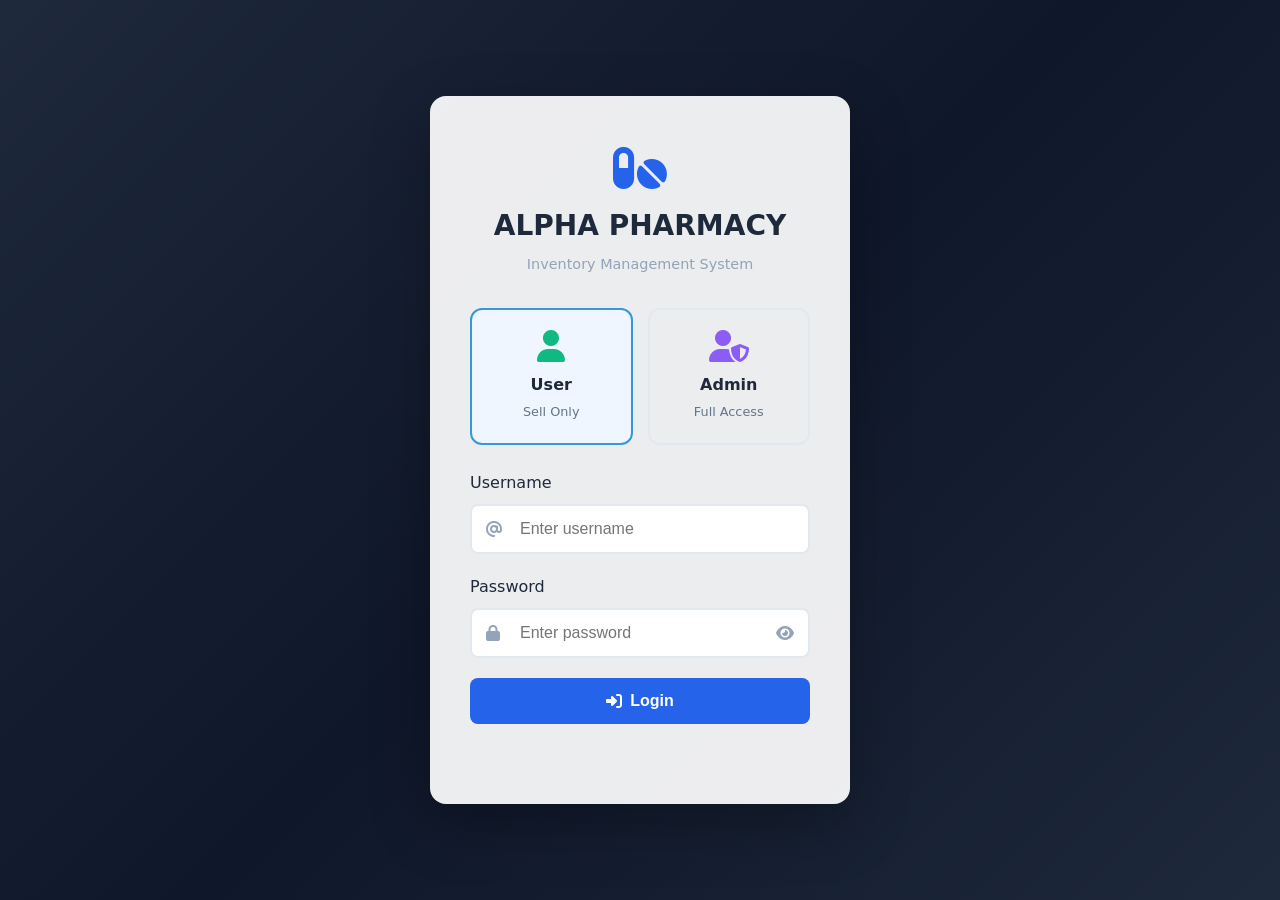
<file: login.html>
<!DOCTYPE html>
<html lang="en">
<head>
    <meta charset="UTF-8">
    <meta name="viewport" content="width=device-width, initial-scale=1.0">
    <title>Login - MediCare Pharmacy</title>
    <link rel="stylesheet" href="https://cdnjs.cloudflare.com/ajax/libs/font-awesome/6.5.1/css/all.min.css" />
    <link rel="stylesheet" href="style.css" />
    <style>
        body {
            background: linear-gradient(-45deg, #1e3a8a, #1e40af, #3730a3, #4338ca);
            background-size: 400% 400%;
            animation: loginGradient 15s ease infinite;
        }
        
        @keyframes loginGradient {
            0% { background-position: 0% 50%; }
            50% { background-position: 100% 50%; }
            100% { background-position: 0% 50%; }
        }
        
        body::before {
            content: '';
            position: fixed;
            top: 0;
            left: 0;
            width: 100%;
            height: 100%;
            background: rgba(15, 23, 42, 0.5);
            z-index: -1;
        }
        
        .login-container {
            background: rgba(255, 255, 255, 0.92);
            box-shadow: 0 20px 60px rgba(0,0,0,0.3);
        }
        
        .role-selection {
            display: grid;
            grid-template-columns: 1fr 1fr;
            gap: 15px;
            margin-bottom: 25px;
        }
        .role-card {
            padding: 20px;
            border: 2px solid #e2e8f0;
            border-radius: 12px;
            text-align: center;
            cursor: pointer;
            transition: all 0.3s;
        }
        .role-card:hover {
            border-color: #3498db;
            background: #f8fafc;
        }
        .role-card.selected {
            border-color: #3498db;
            background: #eff6ff;
        }
        .role-card i {
            font-size: 2rem;
            margin-bottom: 10px;
            display: block;
        }
        .role-card.user-card i { color: #10b981; }
        .role-card.admin-card i { color: #8b5cf6; }
        .role-card span {
            display: block;
            font-weight: 600;
            color: #1e293b;
        }
        .role-card small {
            color: #64748b;
            font-size: 0.8rem;
        }
        .user-role { color: #10b981; }
        .admin-role { color: #8b5cf6; }
    </style>
</head>
<body>
    <div class="login-page">
        <div class="login-container">
            <div class="login-header">
                <i class="fa-solid fa-pills"></i>
                <h1>ALPHA PHARMACY</h1>
                <p>Inventory Management System</p>
            </div>

            <div class="role-selection">
                <div class="role-card user-card" onclick="selectRole('user')">
                    <i class="fa-solid fa-user"></i>
                    <span>User</span>
                    <small>Sell Only</small>
                </div>
                <div class="role-card admin-card" onclick="selectRole('admin')">
                    <i class="fa-solid fa-user-shield"></i>
                    <span>Admin</span>
                    <small>Full Access</small>
                </div>
            </div>

            <form id="loginForm" class="login-form">
                <div class="form-group">
                    <label>Username</label>
                    <div class="input-group">
                        <i class="fa-solid fa-at"></i>
                        <input type="text" id="username" placeholder="Enter username" required />
                    </div>
                </div>
                <div class="form-group">
                    <label>Password</label>
                    <div class="input-group">
                        <i class="fa-solid fa-lock"></i>
                        <input type="password" id="password" placeholder="Enter password" required />
                        <i class="fa-solid fa-eye toggle-password" onclick="togglePassword()"></i>
                    </div>
                </div>
                <button type="submit" class="btn-login">
                    <i class="fa-solid fa-sign-in-alt"></i> Login
                </button>
                <p id="loginError" class="error-message"></p>
            </form>
            </p>
        </div>
    </div>

    <script>
        // Clear any existing session when arriving at login page
        if (window.location.href.includes('login.html')) {
            localStorage.removeItem('isLoggedIn');
            localStorage.removeItem('role');
        }
        
        let selectedRole = 'user';
        
        function selectRole(role) {
            selectedRole = role;
            document.querySelectorAll('.role-card').forEach(card => card.classList.remove('selected'));
            if (role === 'user') {
                document.querySelector('.user-card').classList.add('selected');
            } else {
                document.querySelector('.admin-card').classList.add('selected');
            }
        }

        function togglePassword() {
            const passwordInput = document.getElementById('password');
            const toggleIcon = document.querySelector('.toggle-password');
            if (passwordInput.type === 'password') {
                passwordInput.type = 'text';
                toggleIcon.classList.remove('fa-eye');
                toggleIcon.classList.add('fa-eye-slash');
            } else {
                passwordInput.type = 'password';
                toggleIcon.classList.remove('fa-eye-slash');
                toggleIcon.classList.add('fa-eye');
            }
        }

        selectRole('user');

        document.getElementById('loginForm').addEventListener('submit', function(e) {
            e.preventDefault();
            
            const username = document.getElementById('username').value;
            const password = document.getElementById('password').value;
            const errorMessage = document.getElementById('loginError');

            const validUsers = {
                '@user001': 'user254',
                '@admin2047': 'dave247'
            };

            if (validUsers[username] && validUsers[username] === password) {
                const isAdmin = username === '@admin2047';
                localStorage.setItem('role', isAdmin ? 'admin' : 'user');
                localStorage.setItem('isLoggedIn', 'true');
                localStorage.setItem('username', username);
                
                // Small delay to ensure localStorage is saved
                setTimeout(function() {
                    window.location.href = 'index.html?t=' + new Date().getTime();
                }, 100);
            } else {
                errorMessage.textContent = 'Invalid username or password';
                setTimeout(() => { errorMessage.textContent = ''; }, 3000);
            }
        });
    </script>
</body>
</html>
</file>
<file: style.css>
/* ===== Login Page ===== */
.login-page {
  min-height: 100vh;
  display: flex;
  align-items: center;
  justify-content: center;
  background: linear-gradient(135deg, #1e293b 0%, #0f172a 50%, #1e293b 100%);
  padding: 20px;
}

.login-container {
  background: var(--white);
  border-radius: 16px;
  padding: 48px 40px;
  width: 100%;
  max-width: 420px;
  box-shadow: 0 25px 50px -12px rgba(0,0,0,0.25);
  animation: slideUp 0.4s ease;
}

@keyframes slideUp {
  from { opacity: 0; transform: translateY(30px); }
  to { opacity: 1; transform: translateY(0); }
}

.login-header {
  text-align: center;
  margin-bottom: 32px;
}

.login-header i {
  font-size: 3rem;
  color: var(--primary);
  margin-bottom: 12px;
  display: block;
}

.login-header h1 {
  font-size: 1.75rem;
  font-weight: 700;
  color: var(--dark);
  margin-bottom: 4px;
}

.login-header p {
  color: var(--gray-400);
  font-size: 0.9rem;
}

.login-form .form-group {
  margin-bottom: 20px;
}

.login-form .form-group label {
  display: block;
  font-weight: 500;
  margin-bottom: 8px;
  color: var(--dark);
}

.input-group {
  position: relative;
}

.input-group i {
  position: absolute;
  left: 16px;
  top: 50%;
  transform: translateY(-50%);
  color: var(--gray-400);
  font-size: 1rem;
}

.input-group .toggle-password {
  position: absolute;
  right: 16px;
  left: auto;
  cursor: pointer;
  color: var(--gray-400);
}

.input-group .toggle-password:hover {
  color: var(--dark);
}

.input-group input {
  width: 100%;
  padding: 14px 48px;
  border: 2px solid var(--gray-200);
  border-radius: var(--radius);
  font-size: 1rem;
  transition: var(--transition);
}

.input-group input:focus {
  outline: none;
  border-color: var(--primary);
  box-shadow: 0 0 0 4px rgba(37, 99, 235, 0.1);
}

.btn-login {
  width: 100%;
  padding: 14px;
  background: var(--primary);
  color: var(--white);
  border: none;
  border-radius: var(--radius);
  font-size: 1rem;
  font-weight: 600;
  cursor: pointer;
  transition: var(--transition);
  display: flex;
  align-items: center;
  justify-content: center;
  gap: 8px;
}

.btn-login:hover {
  background: var(--primary-dark);
  transform: translateY(-2px);
}

.error-message {
  color: var(--danger);
  text-align: center;
  margin-top: 12px;
  font-size: 0.875rem;
  min-height: 20px;
}

/* ===== CSS Variables ===== */
:root {
  --primary: #2563eb;
  --primary-dark: #1d4ed8;
  --secondary: #64748b;
  --success: #10b981;
  --warning: #f59e0b;
  --danger: #ef4444;
  --dark: #1e293b;
  --light: #f8fafc;
  --white: #ffffff;
  --gray-100: #f1f5f9;
  --gray-200: #e2e8f0;
  --gray-300: #cbd5e1;
  --gray-400: #94a3b8;
  --shadow: 0 1px 3px rgba(0,0,0,0.1), 0 1px 2px rgba(0,0,0,0.06);
  --shadow-lg: 0 10px 15px -3px rgba(0,0,0,0.1), 0 4px 6px -2px rgba(0,0,0,0.05);
  --radius: 8px;
  --radius-lg: 12px;
  --transition: all 0.2s ease;
}

/* ===== Reset & Base ===== */
* {
  margin: 0;
  padding: 0;
  box-sizing: border-box;
}

body {
  font-family: 'Segoe UI', system-ui, -apple-system, sans-serif;
  background-color: var(--gray-100);
  color: var(--dark);
  line-height: 1.6;
}

/* Admin page background */
body.admin-page {
  background: linear-gradient(-45deg, #1e3a8a, #1e40af, #3730a3, #4338ca);
  background-size: 400% 400%;
  animation: adminGradient 15s ease infinite;
}

@keyframes adminGradient {
  0% { background-position: 0% 50%; }
  50% { background-position: 100% 50%; }
  100% { background-position: 0% 50%; }
}

/* User page background */
body.user-page {
  background: linear-gradient(-45deg, #047857, #059669, #0d9488, #14b8a6);
  background-size: 400% 400%;
  animation: userGradient 15s ease infinite;
}

@keyframes userGradient {
  0% { background-position: 0% 50%; }
  50% { background-position: 100% 50%; }
  100% { background-position: 0% 50%; }
}

body::before {
  content: '';
  position: fixed;
  top: 0;
  left: 0;
  width: 100%;
  height: 100%;
  background: rgba(255, 255, 255, 0.85);
  z-index: -1;
}

/* ===== App Container ===== */
.app-container {
  display: flex;
  min-height: 100vh;
}

/* ===== Sidebar ===== */
.sidebar {
  width: 260px;
  background: linear-gradient(180deg, var(--dark) 0%, #0f172a 100%);
  color: var(--white);
  display: flex;
  flex-direction: column;
  position: fixed;
  height: 100vh;
  z-index: 100;
}

.logo {
  padding: 24px;
  display: flex;
  align-items: center;
  gap: 12px;
  font-size: 1.5rem;
  font-weight: 700;
  border-bottom: 1px solid rgba(255,255,255,0.1);
}

.logo i {
  color: var(--primary);
  font-size: 1.8rem;
}

.nav-menu {
  flex: 1;
  padding: 20px 12px;
  display: flex;
  flex-direction: column;
  gap: 4px;
}

.nav-item {
  display: flex;
  align-items: center;
  gap: 12px;
  padding: 14px 16px;
  color: var(--gray-400);
  text-decoration: none;
  border-radius: var(--radius);
  transition: var(--transition);
  font-weight: 500;
}

.nav-item i {
  width: 20px;
  text-align: center;
}

.nav-item:hover {
  background: rgba(255,255,255,0.05);
  color: var(--white);
}

.nav-item.active {
  background: var(--primary);
  color: var(--white);
}

.sidebar-footer {
  padding: 20px;
  border-top: 1px solid rgba(255,255,255,0.1);
}

.user-info {
  display: flex;
  align-items: center;
  gap: 10px;
  color: var(--gray-400);
  font-size: 0.9rem;
  margin-bottom: 12px;
}

.user-info i {
  font-size: 1.5rem;
}

.logout-btn {
  width: 100%;
  display: flex;
  align-items: center;
  justify-content: center;
  gap: 8px;
  padding: 10px;
  background: rgba(239, 68, 68, 0.2);
  color: #f87171;
  border: 1px solid rgba(239, 68, 68, 0.3);
  border-radius: var(--radius);
  cursor: pointer;
  transition: var(--transition);
  font-size: 0.9rem;
}

.logout-btn:hover {
  background: rgba(239, 68, 68, 0.3);
  color: #fff;
}

/* ===== Main Content ===== */
.main-content {
  flex: 1;
  margin-left: 260px;
  padding: 24px;
  min-height: 100vh;
}

.page {
  display: none;
  animation: fadeIn 0.3s ease;
}

.page.active {
  display: block;
}

@keyframes fadeIn {
  from { opacity: 0; transform: translateY(10px); }
  to { opacity: 1; transform: translateY(0); }
}

/* ===== Page Header ===== */
.page-header {
  display: flex;
  justify-content: space-between;
  align-items: center;
  margin-bottom: 24px;
}

.page-header h1 {
  font-size: 1.75rem;
  font-weight: 600;
  color: var(--dark);
  display: flex;
  align-items: center;
  gap: 12px;
}

.page-header h1 i {
  color: var(--primary);
}

.date-display {
  color: var(--gray-400);
  font-size: 0.9rem;
}

/* ===== Dashboard Stats ===== */
.dashboard-stats {
  display: grid;
  grid-template-columns: repeat(auto-fit, minmax(240px, 1fr));
  gap: 20px;
  margin-bottom: 32px;
}

.stat-card {
  background: var(--white);
  border-radius: var(--radius-lg);
  padding: 24px;
  display: flex;
  align-items: center;
  gap: 16px;
  box-shadow: var(--shadow);
  transition: var(--transition);
}

.stat-card:hover {
  transform: translateY(-4px);
  box-shadow: var(--shadow-lg);
}

.stat-icon {
  width: 56px;
  height: 56px;
  border-radius: var(--radius);
  display: flex;
  align-items: center;
  justify-content: center;
  font-size: 1.5rem;
}

.stat-card.total-sales .stat-icon {
  background: linear-gradient(135deg, #f59e0b, #d97706);
  color: var(--white);
}

.stat-card.daily .stat-icon {
  background: linear-gradient(135deg, #f97316, #ea580c);
  color: var(--white);
}

.stat-card.monthly .stat-icon {
  background: linear-gradient(135deg, #10b981, #059669);
  color: var(--white);
}

.stat-card.yearly .stat-icon {
  background: linear-gradient(135deg, #8b5cf6, #7c3aed);
  color: var(--white);
}

.stat-info {
  display: flex;
  flex-direction: column;
}

.stat-label {
  font-size: 0.875rem;
  color: var(--gray-400);
  font-weight: 500;
}

.stat-value {
  font-size: 1.5rem;
  font-weight: 700;
  color: var(--dark);
}

/* ===== Recent Sales Section ===== */
.recent-sales-section h2 {
  font-size: 1.25rem;
  font-weight: 600;
  margin-bottom: 16px;
  display: flex;
  align-items: center;
  gap: 10px;
}

.recent-sales-section h2 i {
  color: var(--primary);
}

/* ===== Tables ===== */
.table-container {
  background: var(--white);
  border-radius: var(--radius-lg);
  box-shadow: var(--shadow);
  overflow: hidden;
}

.data-table {
  width: 100%;
  border-collapse: collapse;
}

.data-table thead {
  background: var(--gray-100);
}

.data-table th {
  padding: 14px 16px;
  text-align: left;
  font-weight: 600;
  font-size: 0.875rem;
  color: var(--gray-400);
  text-transform: uppercase;
  letter-spacing: 0.05em;
}

.data-table td {
  padding: 14px 16px;
  border-bottom: 1px solid var(--gray-200);
}

.data-table tbody tr:hover {
  background: var(--gray-50);
}

.data-table tbody tr:last-child td {
  border-bottom: none;
}

/* ===== Sell Form ===== */
.sell-form-container {
  max-width: 600px;
  margin: 0 auto;
}

.form-card {
  background: var(--white);
  border-radius: var(--radius-lg);
  padding: 32px;
  box-shadow: var(--shadow);
}

.form-card h3 {
  font-size: 1.25rem;
  margin-bottom: 24px;
  padding-bottom: 16px;
  border-bottom: 1px solid var(--gray-200);
}

.form-group {
  margin-bottom: 20px;
}

.form-group label {
  display: block;
  font-weight: 500;
  margin-bottom: 8px;
  color: var(--dark);
}

.form-input, .form-select {
  width: 100%;
  padding: 12px 16px;
  border: 1px solid var(--gray-300);
  border-radius: var(--radius);
  font-size: 1rem;
  transition: var(--transition);
  background: var(--white);
}

.form-input:focus, .form-select:focus {
  outline: none;
  border-color: var(--primary);
  box-shadow: 0 0 0 3px rgba(37, 99, 235, 0.1);
}

.search-input {
  width: 100%;
  padding: 12px 16px;
  border: 1px solid var(--gray-300);
  border-radius: var(--radius);
  font-size: 1rem;
  margin-bottom: 12px;
}

.btn-search {
  display: inline-flex;
  align-items: center;
  gap: 8px;
  padding: 12px 20px;
  background: var(--primary);
  color: var(--white);
  border: none;
  border-radius: var(--radius);
  font-size: 1rem;
  font-weight: 500;
  cursor: pointer;
  transition: var(--transition);
  margin-bottom: 12px;
  margin-left: 8px;
}

.btn-search:hover {
  background: var(--primary-dark);
  transform: translateY(-1px);
}

.search-group {
  display: flex;
  align-items: center;
  gap: 8px;
}

.search-group .search-input {
  margin-bottom: 0;
  flex: 1;
}

.search-input-restock {
  margin-bottom: 8px;
}

/* ===== Buttons ===== */
.btn-primary {
  display: inline-flex;
  align-items: center;
  gap: 8px;
  padding: 12px 24px;
  background: var(--primary);
  color: var(--white);
  border: none;
  border-radius: var(--radius);
  font-size: 1rem;
  font-weight: 500;
  cursor: pointer;
  transition: var(--transition);
}

.btn-primary:hover {
  background: var(--primary-dark);
  transform: translateY(-1px);
}

.btn-secondary {
  display: inline-flex;
  align-items: center;
  gap: 8px;
  padding: 10px 20px;
  background: var(--primary);
  color: var(--white);
  border: none;
  border-radius: var(--radius);
  font-size: 0.9rem;
  font-weight: 500;
  cursor: pointer;
  transition: var(--transition);
}

.btn-secondary:hover {
  background: var(--primary-dark);
}

.btn-outline {
  display: inline-flex;
  align-items: center;
  gap: 8px;
  padding: 10px 20px;
  background: transparent;
  color: var(--gray-400);
  border: 1px solid var(--gray-300);
  border-radius: var(--radius);
  font-size: 0.9rem;
  font-weight: 500;
  cursor: pointer;
  transition: var(--transition);
}

.btn-outline:hover {
  border-color: var(--dark);
  color: var(--dark);
}

.btn-danger {
  background: var(--danger);
  color: var(--white);
}

.btn-danger:hover {
  background: #dc2626;
}

/* ===== Filters Section ===== */
.filters-section {
  background: var(--white);
  padding: 20px;
  border-radius: var(--radius-lg);
  margin-bottom: 24px;
  box-shadow: var(--shadow);
}

.date-filters {
  display: flex;
  align-items: flex-end;
  gap: 16px;
  flex-wrap: wrap;
}

.filter-group {
  display: flex;
  flex-direction: column;
  gap: 6px;
}

.filter-group label {
  font-size: 0.875rem;
  font-weight: 500;
  color: var(--gray-400);
}

/* ===== Inventory Stats ===== */
.inventory-stats {
  display: flex;
  gap: 24px;
  margin-bottom: 24px;
  flex-wrap: wrap;
}

.inv-stat {
  background: var(--white);
  padding: 20px 32px;
  border-radius: var(--radius-lg);
  box-shadow: var(--shadow);
  display: flex;
  flex-direction: column;
  align-items: center;
}

.inv-value {
  font-size: 1.75rem;
  font-weight: 700;
  color: var(--dark);
}

.inv-value.low-stock {
  color: var(--danger);
}

.inv-label {
  font-size: 0.875rem;
  color: var(--gray-400);
}

/* ===== Modal ===== */
.modal {
  display: none;
  position: fixed;
  top: 0;
  left: 0;
  width: 100%;
  height: 100%;
  background: rgba(0,0,0,0.5);
  z-index: 1000;
  align-items: center;
  justify-content: center;
}

.modal.active {
  display: flex;
}

.modal-content {
  background: var(--white);
  border-radius: var(--radius-lg);
  width: 100%;
  max-width: 500px;
  max-height: 90vh;
  overflow-y: auto;
  box-shadow: var(--shadow-lg);
}

.modal-header {
  display: flex;
  justify-content: space-between;
  align-items: center;
  padding: 20px 24px;
  border-bottom: 1px solid var(--gray-200);
}

.modal-header h2 {
  font-size: 1.25rem;
  font-weight: 600;
}

.close-modal {
  background: none;
  border: none;
  font-size: 1.5rem;
  color: var(--gray-400);
  cursor: pointer;
  padding: 4px;
  line-height: 1;
}

.close-modal:hover {
  color: var(--dark);
}

#drugForm {
  padding: 24px;
}

.form-row {
  display: grid;
  grid-template-columns: 1fr 1fr;
  gap: 16px;
}

.form-actions {
  display: flex;
  gap: 12px;
  margin-top: 24px;
}

.form-actions .btn-primary {
  flex: 1;
}

/* ===== Table Actions ===== */
.action-btns {
  display: flex;
  gap: 8px;
}

.action-btn {
  padding: 6px 12px;
  border: none;
  border-radius: 4px;
  font-size: 0.8rem;
  cursor: pointer;
  transition: var(--transition);
}

.action-btn.edit {
  background: var(--warning);
  color: var(--dark);
}

.action-btn.delete {
  background: var(--danger);
  color: var(--white);
}

.action-btn:hover {
  opacity: 0.9;
}

/* ===== Stock Status ===== */
.stock-status {
  display: inline-block;
  padding: 4px 8px;
  border-radius: 4px;
  font-size: 0.75rem;
  font-weight: 500;
}

.stock-status.in-stock {
  background: #d1fae5;
  color: #065f46;
}

.stock-status.low-stock {
  background: #fef3c7;
  color: #92400e;
}

.stock-status.out-of-stock {
  background: #fee2e2;
  color: #991b1b;
}

/* ===== Responsive ===== */
@media (max-width: 768px) {
  .sidebar {
    position: fixed;
    left: -80px;
    width: 80px;
    z-index: 1000;
    background: rgba(30, 41, 59, 0.95);
  }
  
  .show-sidebar {
    left: 0;
  }
  
  .logo {
    justify-content: center;
    background: rgba(37, 99, 235, 0.9);
  }
  
  .nav-item {
    justify-content: center;
    padding: 14px;
    flex-direction: column;
    gap: 4px;
    font-size: 0.75rem;
    color: #fff;
  }
  
  .nav-item i {
    font-size: 1.25rem;
    color: #60a5fa;
  }
  
  .nav-item:hover, .nav-item.active {
    background: rgba(37, 99, 235, 0.8);
  }
  
  .nav-item.active i {
    color: #fff;
  }
  
  .logo i {
    color: #fff;
  }
  
  .logo span {
    display: none;
  }
  
  .nav-item span, .user-info span, .logout-btn span {
    display: none;
  }
  
  .user-info {
    justify-content: center;
    color: #fff;
  }
  
  .user-info i {
    color: #60a5fa;
  }
  
  .logout-btn {
    justify-content: center;
    color: #fca5a5;
  }
  
  .logout-btn i {
    color: #fca5a5;
  }
  
  .main-content {
    margin-left: 0;
  }
  
  .page-header h1 {
    font-size: 1.25rem;
  }
  
  .dashboard-stats {
    grid-template-columns: 1fr;
  }
  
  .table-container {
    overflow-x: auto;
  }
  
  .data-table {
    font-size: 0.75rem;
  }
  
  .form-input, .form-select {
    padding: 12px;
    font-size: 16px;
  }
}

/* ===== Date Group Header ===== */
.date-group-header {
  background: var(--gray-100) !important;
  font-weight: 600;
}

.date-group-header td {
  padding: 10px 16px !important;
  color: var(--dark);
}

/* ===== Filter Buttons ===== */
.filter-buttons {
  display: flex;
  gap: 10px;
  margin-bottom: 20px;
  flex-wrap: wrap;
}

.filter-btn {
  padding: 8px 16px;
  border: 1px solid var(--gray-300);
  background: var(--white);
  border-radius: 20px;
  cursor: pointer;
  font-size: 0.875rem;
  transition: var(--transition);
}

.filter-btn:hover, .filter-btn.active {
  background: var(--primary);
  color: var(--white);
  border-color: var(--primary);
}

/* ===== Expiry Status ===== */
.expiry-expired { color: var(--danger); font-weight: 600; }
.expiry-soon { color: var(--warning); font-weight: 600; }
.expiry-ok { color: var(--success); font-weight: 600; }

.status-badge {
  display: inline-block;
  padding: 4px 10px;
  border-radius: 12px;
  font-size: 0.75rem;
  font-weight: 500;
}

.status-expired { background: #fee2e2; color: #dc2626; }
.status-soon { background: #fef3c7; color: #d97706; }
.status-ok { background: #d1fae5; color: #059669; }

/* ===== Stock Status ===== */
.stock-status {
  display: inline-block;
  padding: 4px 10px;
  border-radius: 4px;
  font-size: 0.75rem;
  font-weight: 500;
}

.stock-status.stock-high { background: #d1fae5; color: #059669; }
.stock-status.stock-medium { background: #fef3c7; color: #d97706; }
.stock-status.stock-low { background: #fee2e2; color: #dc2626; }
.stock-status.stock-out { background: #fee2e2; color: #991b1b; }

/* ===== Low Stock Notice ===== */
.low-stock-notice {
  background: #fef2f2;
  border: 1px solid #fecaca;
  border-radius: 8px;
  padding: 16px;
  margin-bottom: 20px;
}

.low-stock-notice h3 {
  color: var(--danger);
  margin-bottom: 10px;
  font-size: 1rem;
  display: flex;
  align-items: center;
  gap: 8px;
}

.low-stock-notice ul {
  color: var(--gray-500);
  padding-left: 20px;
}

.low-stock-notice li {
  margin-bottom: 5px;
}

/* ===== Search Group ===== */
.search-group {
  margin-bottom: 20px;
}

.search-input {
  width: 100%;
  padding: 12px 16px;
  border: 1px solid var(--gray-300);
  border-radius: var(--radius);
  font-size: 1rem;
}

/* ===== Admin Only Elements ===== */
.admin-only {
  display: none;
}
</file>
